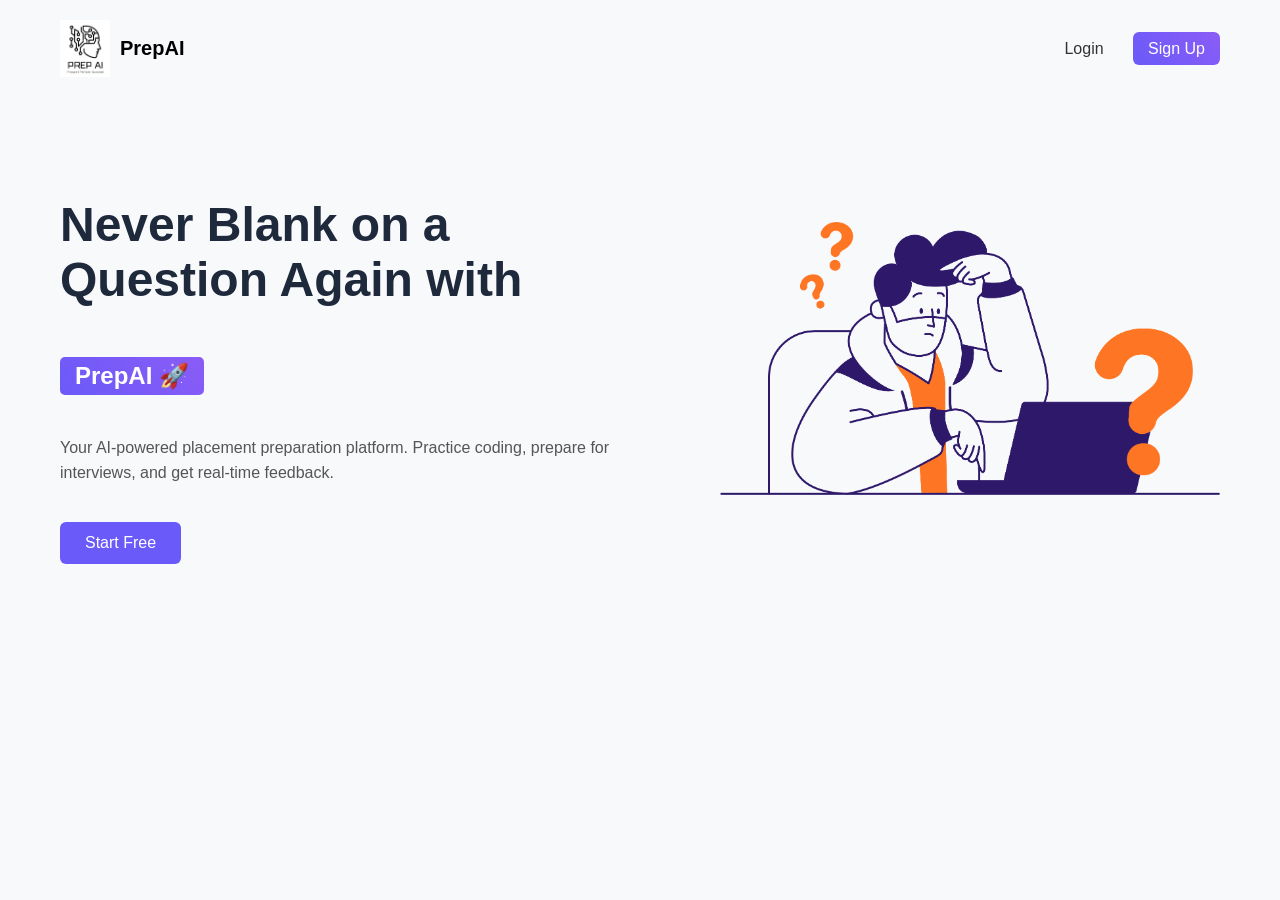
<file: templates/index.html>
<!DOCTYPE html>
<html lang="en">
<head>
    <meta charset="UTF-8">
    <title>PrepAI</title>
    <link rel="stylesheet" href="/static/css/style.css">
</head>

<body>

    <!-- Navbar -->
    <nav class="navbar">
        <div class="logo-section">
            <img src="/static/images/logo.png" class="logo">
            <span class="brand">PrepAI</span>
        </div>

        <div class="nav-links">
            <a href="/login" class="login">Login</a>
            <a href="/register" class="signup">Sign Up</a>
        </div>
    </nav>

    <!-- Hero Section -->
    <section class="hero">

        <!-- Left Content -->
        <div class="hero-left">
            <h1>
                Never Blank on a <br>
                Question Again with
            </h1>

            <h2 class="highlight">PrepAI 🚀</h2>

            <p>
                Your AI-powered placement preparation platform. 
                Practice coding, prepare for interviews, and get real-time feedback.
            </p>

            <a href="/register" class="btn">Start Free</a>
        </div>

        <!-- Right Image -->
        <div class="hero-right">
            <img src="/static/images/man.png" alt="Student Thinking">
        </div>

    </section>

</body>
</html>
</file>
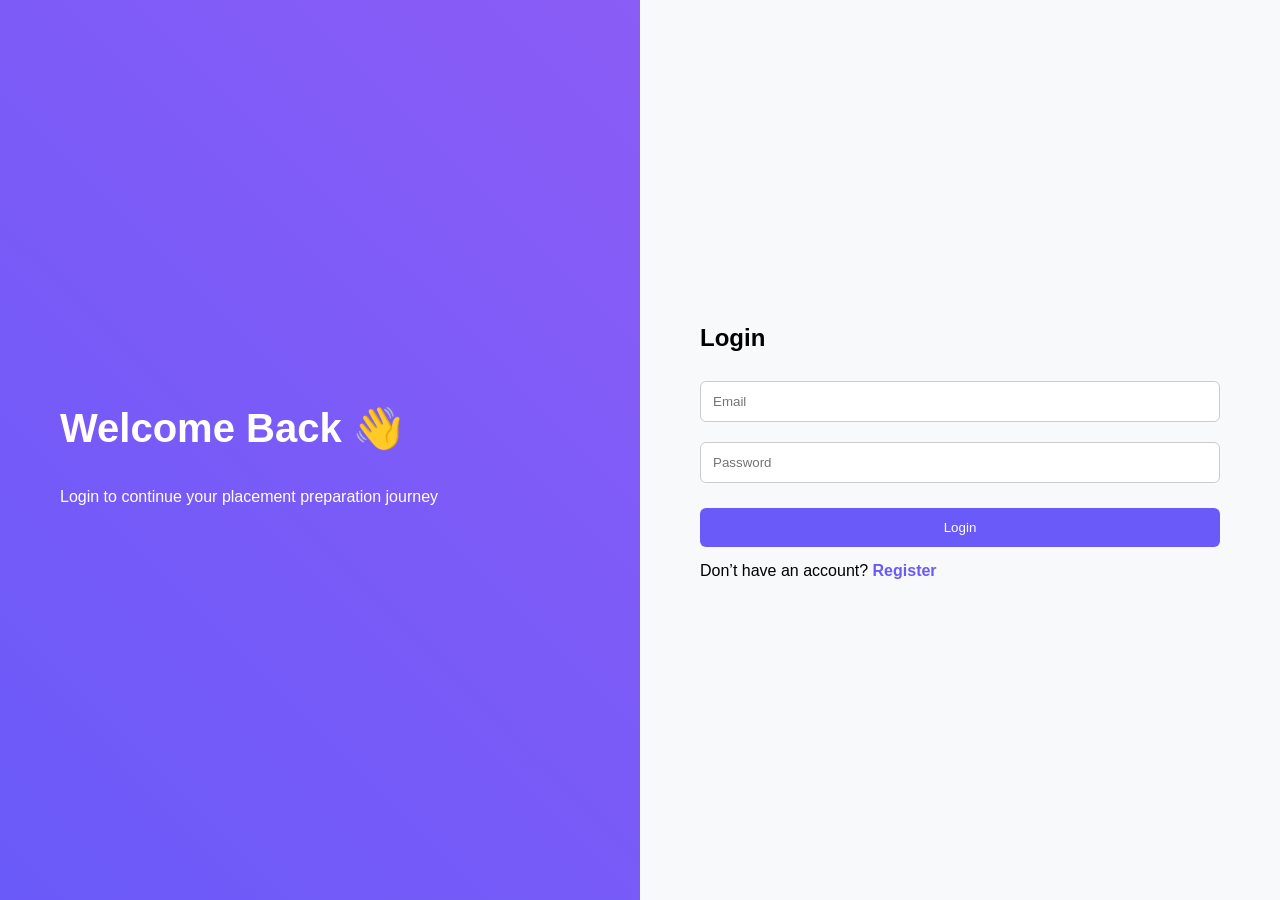
<file: templates/login.html>
<!DOCTYPE html>
<html lang="en">
<head>
    <meta charset="UTF-8">
    <title>Login - PrepAI</title>
    <link rel="stylesheet" href="/static/css/style.css">
</head>

<body>

<div class="auth-container">

    <!-- Left Side -->
    <div class="auth-left">
        <h1>Welcome Back 👋</h1>
        <p>Login to continue your placement preparation journey</p>
    </div>

    <!-- Right Side Form -->
    <div class="auth-box">
        <h2>Login</h2>

        <form method="POST">

            <input type="email" name="email" placeholder="Email" required>

            <input type="password" name="password" placeholder="Password" required>

            <button type="submit">Login</button>

        </form>

        <p class="switch">
            Don’t have an account? <a href="/register">Register</a>
        </p>

    </div>

</div>

</body>
</html>
</file>
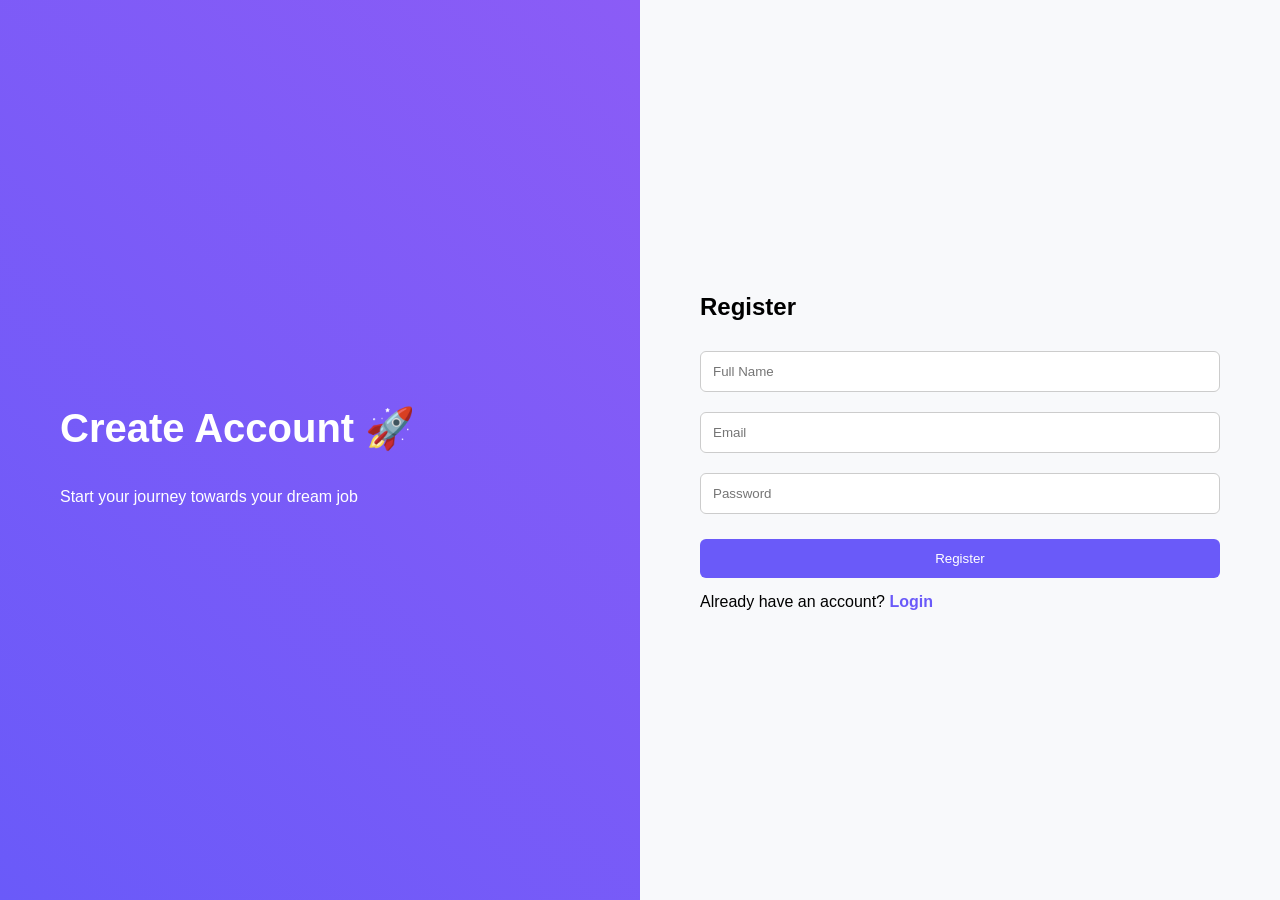
<file: templates/register.html>
<!DOCTYPE html>
<html lang="en">
<head>
    <meta charset="UTF-8">
    <title>Register - PrepAI</title>
    <link rel="stylesheet" href="/static/css/style.css">
</head>

<body>

<div class="auth-container">

    <!-- Left Side -->
    <div class="auth-left">
        <h1>Create Account 🚀</h1>
        <p>Start your journey towards your dream job</p>
    </div>

    <!-- Right Side Form -->
    <div class="auth-box">
        <h2>Register</h2>

        <form method="POST">

            <input type="text" name="name" placeholder="Full Name" required>

            <input type="email" name="email" placeholder="Email" required>

            <input type="password" name="password" placeholder="Password" required>

            <button type="submit">Register</button>

        </form>

        <p class="switch">
            Already have an account? <a href="/login">Login</a>
        </p>

    </div>

</div>

</body>
</html>
</file>
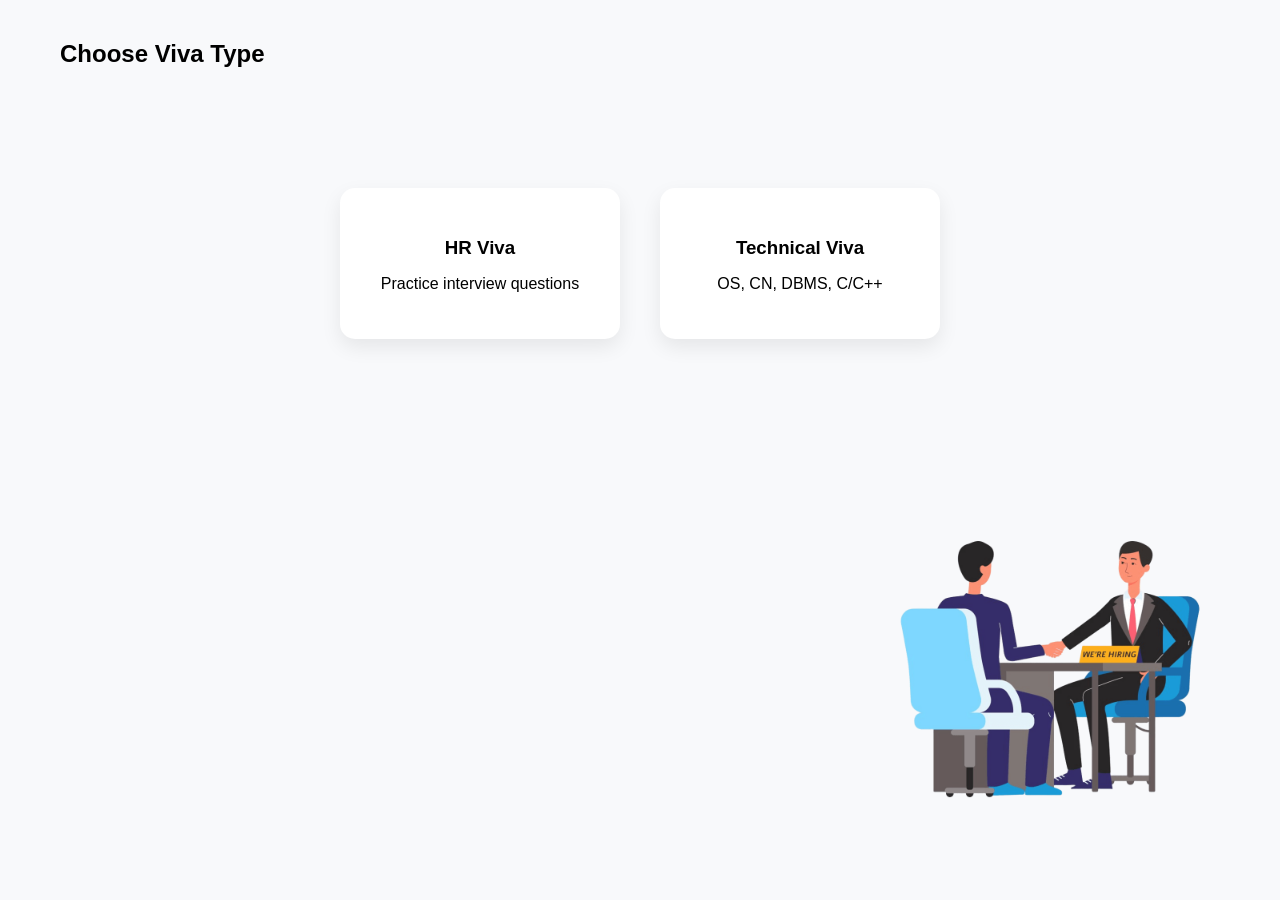
<file: templates/viva_select.html>
<!DOCTYPE html>
<html>
<head>
    <title>Select Viva</title>
    <link rel="stylesheet" href="/static/css/style.css">
</head>
<img src="/static/images/vivaa.png" class="viva-image" alt="Viva Illustration">
<body>

<div class="navbar">
    <h2>Choose Viva Type</h2>
</div>

<div class="company-container">

    <div class="company-card" onclick="location.href='/viva/hr'">
        <h3>HR Viva</h3>
        <p>Practice interview questions</p>
    </div>

    <div class="company-card" onclick="location.href='/viva/tech'">
        <h3>Technical Viva</h3>
        <p>OS, CN, DBMS, C/C++</p>
    </div>

</div>

</body>
</html>
</file>
<file: static/css/style.css>
body {
    margin: 0;
    font-family: 'Segoe UI', sans-serif;
    background: #f8f9fb;
}

/* Navbar */
.navbar {
    display: flex;
    justify-content: space-between;
    align-items: center;
    padding: 20px 60px;
}

.logo-section {
    display: flex;
    align-items: center;
}

.logo {
    width: 50px;
    margin-right: 10px;
}

.brand {
    font-size: 20px;
    font-weight: bold;
}

/* Nav Links */
.nav-links a {
    margin-left: 25px;
    text-decoration: none;
    color: #333;
    font-weight: 500;
}

.login {
    color: black;
}

.signup {
    background: linear-gradient(45deg, #6a5af9, #8b5cf6);
    color: white !important;
    padding: 8px 15px;
    border-radius: 6px;
}

/* Hero Section */
.hero {
    display: flex;
    align-items: center;
    justify-content: space-between;
    padding: 60px;
}

/* Left */
.hero-left {
    width: 50%;
}

.hero-left h1 {
    font-size: 48px;
    font-weight: 700;
    color: #1e293b;
}

.highlight {
    display: inline-block;
    background: linear-gradient(45deg, #6a5af9, #8b5cf6);
    color: white;
    padding: 5px 15px;
    border-radius: 5px;
    margin-top: 10px;
}

.hero-left p {
    margin-top: 20px;
    color: #555;
    line-height: 1.6;
}

/* Button */
.btn {
    display: inline-block;
    margin-top: 20px;
    background: #6a5af9;
    color: white;
    padding: 12px 25px;
    border-radius: 6px;
    text-decoration: none;
}

/* Right */
.hero-right img {
    width: 500px;
}
/* Auth Pages */
.auth-container {
    display: flex;
    height: 100vh;
}

/* Left Side */
.auth-left {
    width: 50%;
    background: linear-gradient(45deg, #6a5af9, #8b5cf6);
    color: white;
    display: flex;
    flex-direction: column;
    justify-content: center;
    padding: 60px;
}

.auth-left h1 {
    font-size: 40px;
}

.auth-left p {
    margin-top: 10px;
}

/* Right Side */
.auth-box {
    width: 50%;
    display: flex;
    flex-direction: column;
    justify-content: center;
    padding: 60px;
}

/* Form */
.auth-box form {
    display: flex;
    flex-direction: column;
}

.auth-box input {
    margin: 10px 0;
    padding: 12px;
    border: 1px solid #ccc;
    border-radius: 6px;
}

.auth-box button {
    margin-top: 15px;
    padding: 12px;
    background: #6a5af9;
    color: white;
    border: none;
    border-radius: 6px;
    cursor: pointer;
}

/* Switch text */
.switch {
    margin-top: 15px;
}

.switch a {
    color: #6a5af9;
    text-decoration: none;
    font-weight: bold;
}



/* Dashboard */
.dashboard {
    padding: 40px;
}

.cards {
    display: flex;
    gap: 20px;
    margin-top: 30px;
}

.card {
    padding: 20px;
    background: white;
    border-radius: 10px;
    width: 200px;
    text-align: center;
    box-shadow: 0px 4px 10px rgba(0,0,0,0.1);
}

.card a {
    display: inline-block;
    margin-top: 10px;
    text-decoration: none;
    color: white;
    background: #6a5af9;
    padding: 8px 12px;
    border-radius: 5px;
}

/* Companies Page */
.company-container {
    display: flex;
    justify-content: center;
    gap: 40px;
    margin-top: 80px;
    flex-wrap: wrap;
}

.company-logo {
    width: 110px;
    height: 70px;
    object-fit: contain;
    margin-bottom: 15px;
    transition: 0.3s;
}

.company-card:hover .company-logo {
    transform: scale(1.1);
}


.company-card {
    background: white;
    padding: 30px;
    border-radius: 15px;
    text-align: center;
    width: 220px;
    box-shadow: 0px 8px 20px rgba(0,0,0,0.08);
    transition: all 0.3s ease;
    cursor: pointer;
}

/* Hover effect */
.company-card:hover {
    transform: translateY(-10px) scale(1.03);
    box-shadow: 0px 12px 25px rgba(0,0,0,0.15);
}

.company-card h3 {
    margin-bottom: 15px;
}

.company-card a {
    text-decoration: none;
    background: linear-gradient(45deg, #6a5af9, #8b5cf6);
    color: white;
    padding: 10px 18px;
    border-radius: 8px;
    display: inline-block;
    margin-top: 10px;
    transition: 0.3s;
}

.company-card a:hover {
    opacity: 0.9;
}


/* Questions Page */
.questions-container {
    padding: 40px;
}

.question-card {
    background: white;
    padding: 20px;
    margin: 15px 0;
    border-radius: 10px;
    box-shadow: 0px 2px 8px rgba(0,0,0,0.1);
}

.question-card a {
    text-decoration: none;
    color: white;
    background: #6a5af9;
    padding: 8px 12px;
    border-radius: 5px;
}

.question-card form button {
    margin-top: 10px;
    padding: 6px 10px;
    background: green;
    color: white;
    border: none;
    border-radius: 5px;
}

.btn-group {
    display: flex;
    gap: 10px;
    align-items: center;
}

.btn-group form {
    margin: 0;
}

/* Same style for both buttons */
.btn-group .btn {
    background: #6a5af9;
    color: white;
    padding: 8px 12px;
    border-radius: 5px;
    border: none;
    cursor: pointer;
    text-decoration: none;
}

/* Green when done */
.done-btn {
    background: green !important;
}
button.btn {
    margin: 5px;
}




.answer-box {
    background: #f1f5f9;
    padding: 15px;
    border-radius: 8px;
    min-height: 80px;
    margin-top: 10px;
}

#progress {
    color: #6a5af9;
    margin-bottom: 10px;
}


.viva-image {
    position: fixed;
    bottom: 30px;
    right: 30px;
    width: 400px;
    max-width: 35%;
    opacity: 0.9;
}
</file>
